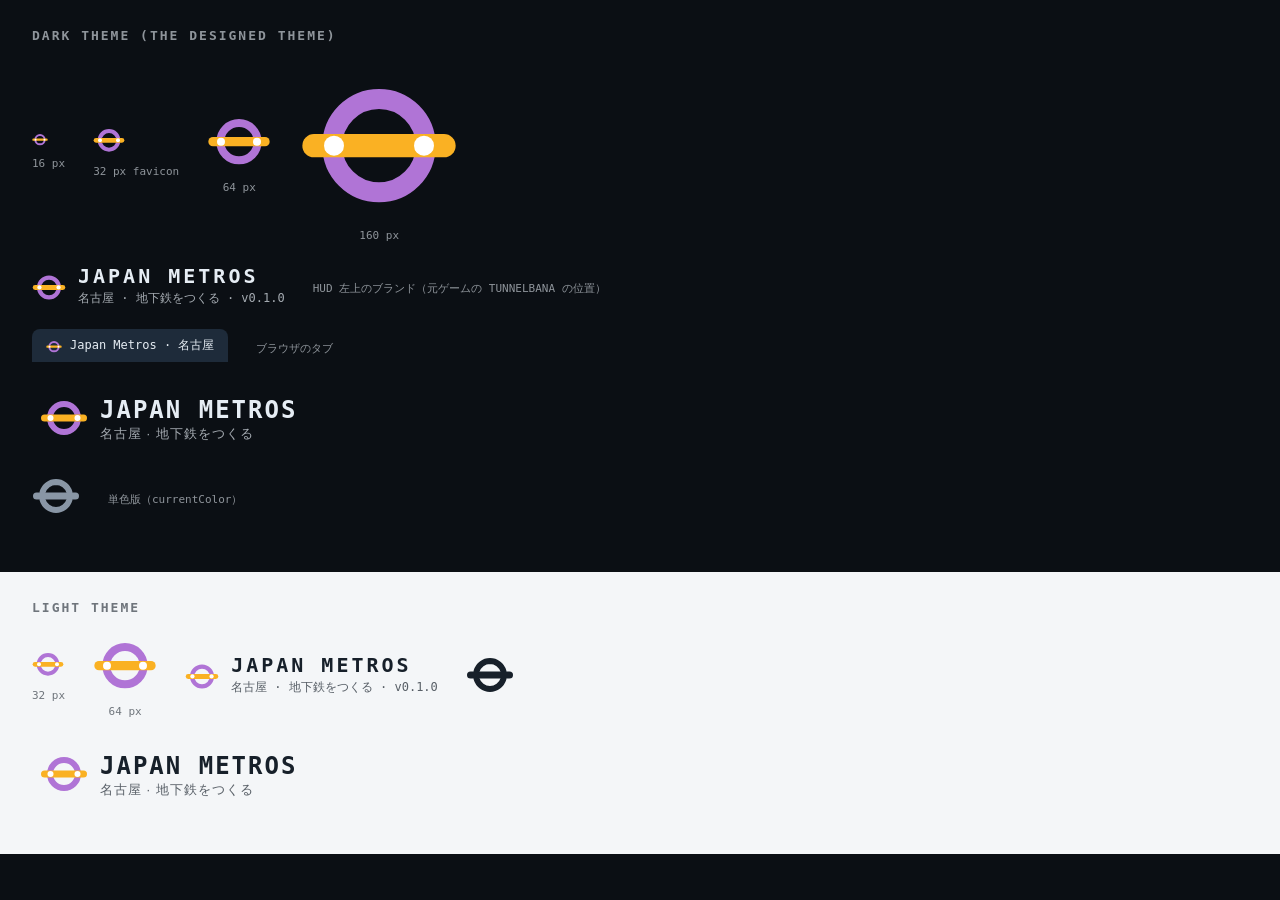
<file: docs/logo/preview.html>
<!doctype html>
<html lang="ja"><head><meta charset="utf-8"><title>Japan Metros logo preview</title>
<style>
body{margin:0;font-family:"IBM Plex Mono",ui-monospace,Menlo,monospace;color:#e6edf4;background:#0b0f14}
section{padding:28px 32px} .light{background:#f4f6f8;color:#17202a}
h2{font-size:13px;letter-spacing:2px;text-transform:uppercase;opacity:.6;margin:0 0 16px}
.row{display:flex;align-items:center;gap:28px;flex-wrap:wrap;margin-bottom:22px}
.cap{font-size:11px;opacity:.6;margin-top:6px;text-align:center}
.brand{display:flex;align-items:center;gap:12px} .brand h1{font-size:20px;letter-spacing:3px;margin:0;font-weight:600} .brand p{margin:2px 0 0;font-size:12px;opacity:.7}
.tab{display:inline-flex;align-items:center;gap:8px;background:#1e2b3a;border-radius:8px 8px 0 0;padding:8px 14px;font-size:12px;color:#e6edf4}
.light .tab{background:#dfe5ec;color:#17202a}
</style></head><body>
<section>
<h2>Dark theme (the designed theme)</h2>
<div class="row">
  <div><svg xmlns="http://www.w3.org/2000/svg" viewBox="0 0 48 48" width="16" height="16" role="img" aria-label="Japan Metros">
  <!-- Japan Metros mark: the Meijo loop (purple, DIC 106) pierced by the Higashiyama line (yellow, DIC 2534).
       The two white dots are the real interchanges where the yellow line crosses the ring: Sakae and Motoyama. -->
  <circle cx="24" cy="26" r="14" fill="none" stroke="#B074D6" stroke-width="6"/>
  <rect x="1" y="22.5" width="46" height="7" rx="3.5" fill="#FAB123"/>
  <circle cx="10.5" cy="26" r="3" fill="#ffffff"/>
  <circle cx="37.5" cy="26" r="3" fill="#ffffff"/>
</svg>
<div class="cap">16 px</div></div>
  <div><svg xmlns="http://www.w3.org/2000/svg" viewBox="0 0 48 48" width="32" height="32" role="img" aria-label="Japan Metros">
  <!-- Japan Metros mark: the Meijo loop (purple, DIC 106) pierced by the Higashiyama line (yellow, DIC 2534).
       The two white dots are the real interchanges where the yellow line crosses the ring: Sakae and Motoyama. -->
  <circle cx="24" cy="26" r="14" fill="none" stroke="#B074D6" stroke-width="6"/>
  <rect x="1" y="22.5" width="46" height="7" rx="3.5" fill="#FAB123"/>
  <circle cx="10.5" cy="26" r="3" fill="#ffffff"/>
  <circle cx="37.5" cy="26" r="3" fill="#ffffff"/>
</svg>
<div class="cap">32 px favicon</div></div>
  <div><svg xmlns="http://www.w3.org/2000/svg" viewBox="0 0 48 48" width="64" height="64" role="img" aria-label="Japan Metros">
  <!-- Japan Metros mark: the Meijo loop (purple, DIC 106) pierced by the Higashiyama line (yellow, DIC 2534).
       The two white dots are the real interchanges where the yellow line crosses the ring: Sakae and Motoyama. -->
  <circle cx="24" cy="26" r="14" fill="none" stroke="#B074D6" stroke-width="6"/>
  <rect x="1" y="22.5" width="46" height="7" rx="3.5" fill="#FAB123"/>
  <circle cx="10.5" cy="26" r="3" fill="#ffffff"/>
  <circle cx="37.5" cy="26" r="3" fill="#ffffff"/>
</svg>
<div class="cap">64 px</div></div>
  <div><svg xmlns="http://www.w3.org/2000/svg" viewBox="0 0 48 48" width="160" height="160" role="img" aria-label="Japan Metros">
  <!-- Japan Metros mark: the Meijo loop (purple, DIC 106) pierced by the Higashiyama line (yellow, DIC 2534).
       The two white dots are the real interchanges where the yellow line crosses the ring: Sakae and Motoyama. -->
  <circle cx="24" cy="26" r="14" fill="none" stroke="#B074D6" stroke-width="6"/>
  <rect x="1" y="22.5" width="46" height="7" rx="3.5" fill="#FAB123"/>
  <circle cx="10.5" cy="26" r="3" fill="#ffffff"/>
  <circle cx="37.5" cy="26" r="3" fill="#ffffff"/>
</svg>
<div class="cap">160 px</div></div>
</div>
<div class="row">
  <div class="brand"><svg xmlns="http://www.w3.org/2000/svg" viewBox="0 0 48 48" width="34" height="34" role="img" aria-label="Japan Metros">
  <!-- Japan Metros mark: the Meijo loop (purple, DIC 106) pierced by the Higashiyama line (yellow, DIC 2534).
       The two white dots are the real interchanges where the yellow line crosses the ring: Sakae and Motoyama. -->
  <circle cx="24" cy="26" r="14" fill="none" stroke="#B074D6" stroke-width="6"/>
  <rect x="1" y="22.5" width="46" height="7" rx="3.5" fill="#FAB123"/>
  <circle cx="10.5" cy="26" r="3" fill="#ffffff"/>
  <circle cx="37.5" cy="26" r="3" fill="#ffffff"/>
</svg>
<div><h1>JAPAN METROS</h1><p>名古屋 · 地下鉄をつくる · v0.1.0</p></div></div>
  <div class="cap">HUD 左上のブランド（元ゲームの TUNNELBANA の位置）</div>
</div>
<div class="row"><div class="tab"><svg xmlns="http://www.w3.org/2000/svg" viewBox="0 0 48 48" width="16" height="16" role="img" aria-label="Japan Metros">
  <!-- Japan Metros mark: the Meijo loop (purple, DIC 106) pierced by the Higashiyama line (yellow, DIC 2534).
       The two white dots are the real interchanges where the yellow line crosses the ring: Sakae and Motoyama. -->
  <circle cx="24" cy="26" r="14" fill="none" stroke="#B074D6" stroke-width="6"/>
  <rect x="1" y="22.5" width="46" height="7" rx="3.5" fill="#FAB123"/>
  <circle cx="10.5" cy="26" r="3" fill="#ffffff"/>
  <circle cx="37.5" cy="26" r="3" fill="#ffffff"/>
</svg>
 Japan Metros · 名古屋</div><div class="cap">ブラウザのタブ</div></div>
<div class="row"><svg xmlns="http://www.w3.org/2000/svg" viewBox="0 0 360 64" width="360" height="64" role="img" aria-label="Japan Metros · 名古屋">
  <g transform="translate(8 8)">
    <circle cx="24" cy="26" r="14" fill="none" stroke="#B074D6" stroke-width="6"/>
    <rect x="1" y="22.5" width="46" height="7" rx="3.5" fill="#FAB123"/>
    <circle cx="10.5" cy="26" r="3" fill="#ffffff"/>
    <circle cx="37.5" cy="26" r="3" fill="#ffffff"/>
  </g>
  <text x="68" y="34" font-family="'IBM Plex Mono', ui-monospace, Menlo, monospace" font-weight="600" font-size="24" letter-spacing="2" fill="currentColor">JAPAN METROS</text>
  <text x="68" y="54" font-family="'IBM Plex Mono', 'Hiragino Sans', 'Noto Sans JP', sans-serif" font-size="13" letter-spacing="1" fill="currentColor" opacity="0.7">名古屋 · 地下鉄をつくる</text>
</svg>
</div>
<div class="row"><div style="color:#8996a5"><svg xmlns="http://www.w3.org/2000/svg" viewBox="0 0 48 48" width="48" height="48" role="img" aria-label="Japan Metros">
  <!-- Single-colour variant (currentColor) for places that cannot show colour: the ring is open where the bar passes. -->
  <path d="M24 12a14 14 0 0 1 13.4 10M37.4 30A14 14 0 0 1 10.6 30M10.6 22A14 14 0 0 1 24 12" fill="none" stroke="currentColor" stroke-width="6" stroke-linecap="round"/>
  <rect x="1" y="22.5" width="46" height="7" rx="3.5" fill="currentColor"/>
</svg>
</div><div class="cap">単色版（currentColor）</div></div>
</section>
<section class="light">
<h2>Light theme</h2>
<div class="row">
  <div><svg xmlns="http://www.w3.org/2000/svg" viewBox="0 0 48 48" width="32" height="32" role="img" aria-label="Japan Metros">
  <!-- Japan Metros mark: the Meijo loop (purple, DIC 106) pierced by the Higashiyama line (yellow, DIC 2534).
       The two white dots are the real interchanges where the yellow line crosses the ring: Sakae and Motoyama. -->
  <circle cx="24" cy="26" r="14" fill="none" stroke="#B074D6" stroke-width="6"/>
  <rect x="1" y="22.5" width="46" height="7" rx="3.5" fill="#FAB123"/>
  <circle cx="10.5" cy="26" r="3" fill="#ffffff"/>
  <circle cx="37.5" cy="26" r="3" fill="#ffffff"/>
</svg>
<div class="cap">32 px</div></div>
  <div><svg xmlns="http://www.w3.org/2000/svg" viewBox="0 0 48 48" width="64" height="64" role="img" aria-label="Japan Metros">
  <!-- Japan Metros mark: the Meijo loop (purple, DIC 106) pierced by the Higashiyama line (yellow, DIC 2534).
       The two white dots are the real interchanges where the yellow line crosses the ring: Sakae and Motoyama. -->
  <circle cx="24" cy="26" r="14" fill="none" stroke="#B074D6" stroke-width="6"/>
  <rect x="1" y="22.5" width="46" height="7" rx="3.5" fill="#FAB123"/>
  <circle cx="10.5" cy="26" r="3" fill="#ffffff"/>
  <circle cx="37.5" cy="26" r="3" fill="#ffffff"/>
</svg>
<div class="cap">64 px</div></div>
  <div class="brand"><svg xmlns="http://www.w3.org/2000/svg" viewBox="0 0 48 48" width="34" height="34" role="img" aria-label="Japan Metros">
  <!-- Japan Metros mark: the Meijo loop (purple, DIC 106) pierced by the Higashiyama line (yellow, DIC 2534).
       The two white dots are the real interchanges where the yellow line crosses the ring: Sakae and Motoyama. -->
  <circle cx="24" cy="26" r="14" fill="none" stroke="#B074D6" stroke-width="6"/>
  <rect x="1" y="22.5" width="46" height="7" rx="3.5" fill="#FAB123"/>
  <circle cx="10.5" cy="26" r="3" fill="#ffffff"/>
  <circle cx="37.5" cy="26" r="3" fill="#ffffff"/>
</svg>
<div><h1>JAPAN METROS</h1><p>名古屋 · 地下鉄をつくる · v0.1.0</p></div></div>
  <div style="color:#17202a"><svg xmlns="http://www.w3.org/2000/svg" viewBox="0 0 48 48" width="48" height="48" role="img" aria-label="Japan Metros">
  <!-- Single-colour variant (currentColor) for places that cannot show colour: the ring is open where the bar passes. -->
  <path d="M24 12a14 14 0 0 1 13.4 10M37.4 30A14 14 0 0 1 10.6 30M10.6 22A14 14 0 0 1 24 12" fill="none" stroke="currentColor" stroke-width="6" stroke-linecap="round"/>
  <rect x="1" y="22.5" width="46" height="7" rx="3.5" fill="currentColor"/>
</svg>
</div>
</div>
<div class="row"><svg xmlns="http://www.w3.org/2000/svg" viewBox="0 0 360 64" width="360" height="64" role="img" aria-label="Japan Metros · 名古屋">
  <g transform="translate(8 8)">
    <circle cx="24" cy="26" r="14" fill="none" stroke="#B074D6" stroke-width="6"/>
    <rect x="1" y="22.5" width="46" height="7" rx="3.5" fill="#FAB123"/>
    <circle cx="10.5" cy="26" r="3" fill="#ffffff"/>
    <circle cx="37.5" cy="26" r="3" fill="#ffffff"/>
  </g>
  <text x="68" y="34" font-family="'IBM Plex Mono', ui-monospace, Menlo, monospace" font-weight="600" font-size="24" letter-spacing="2" fill="currentColor">JAPAN METROS</text>
  <text x="68" y="54" font-family="'IBM Plex Mono', 'Hiragino Sans', 'Noto Sans JP', sans-serif" font-size="13" letter-spacing="1" fill="currentColor" opacity="0.7">名古屋 · 地下鉄をつくる</text>
</svg>
</div>
</section>
</body></html>
</file>
